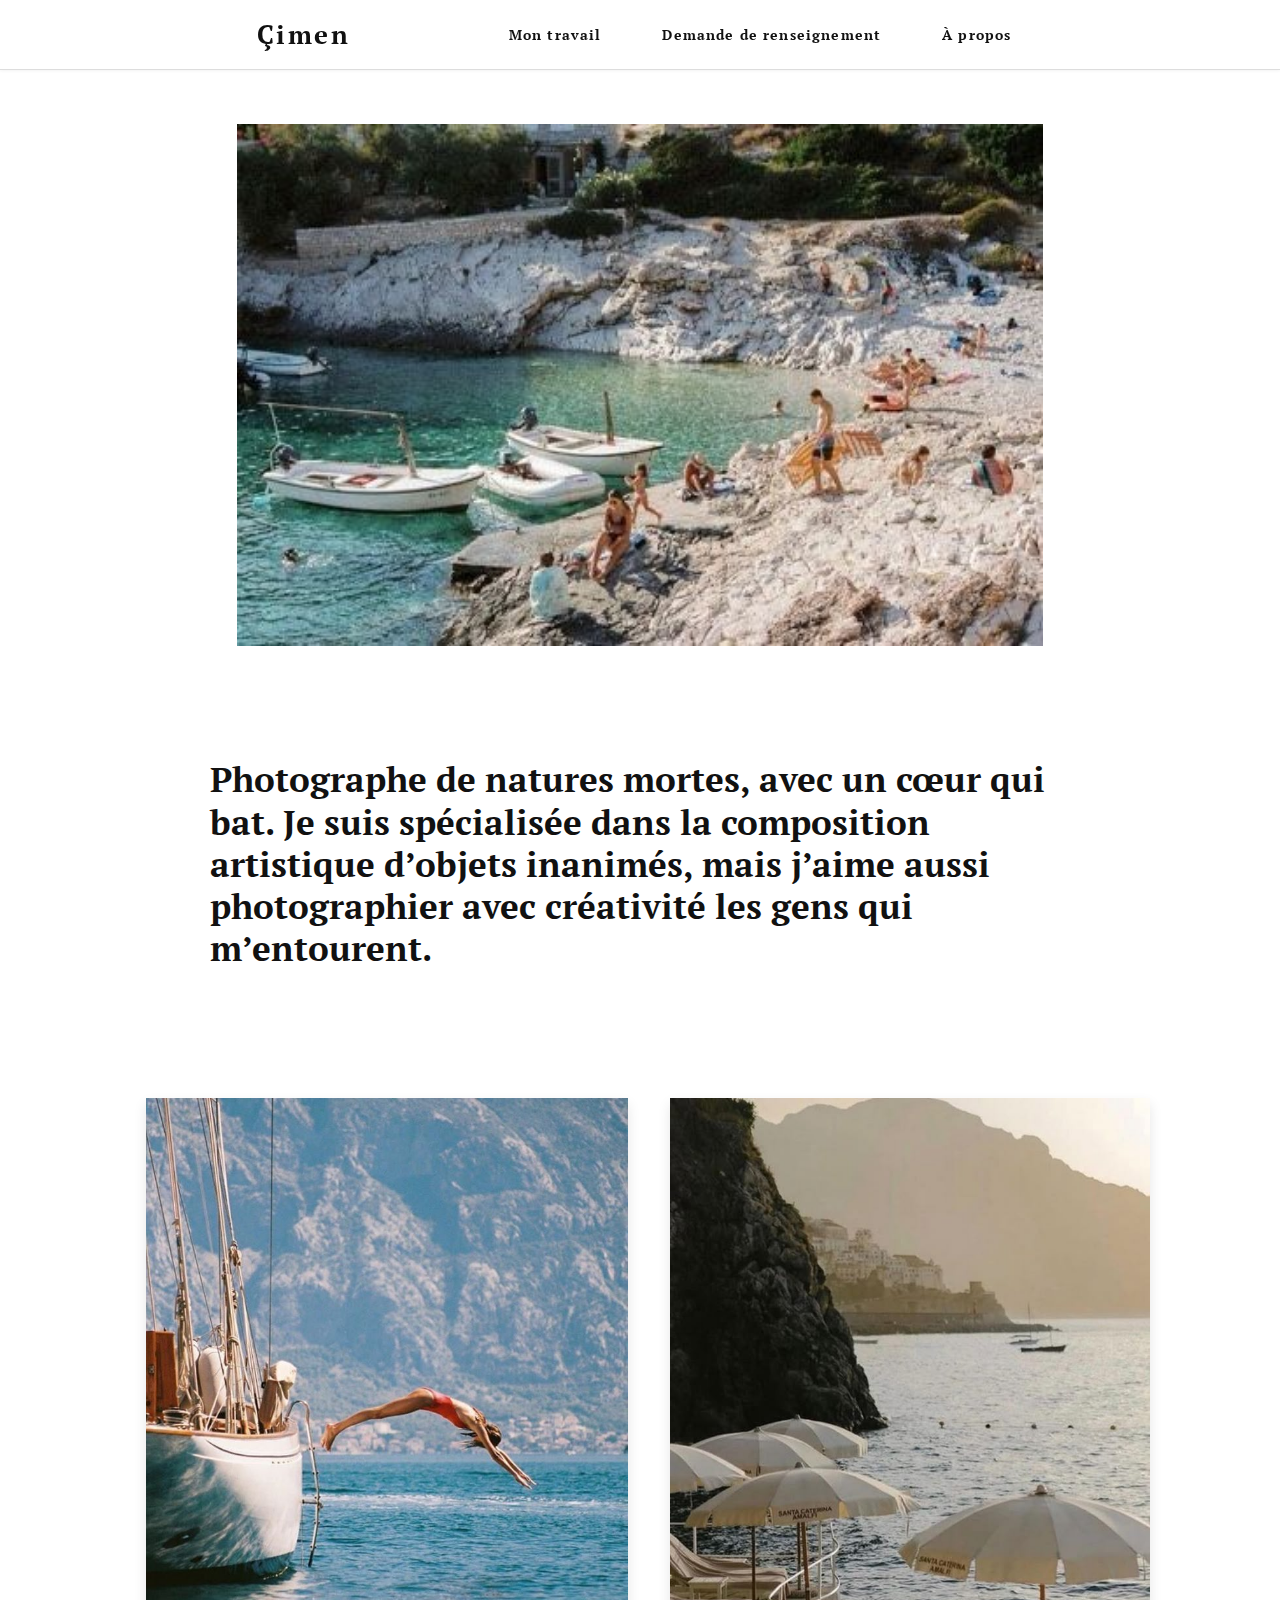
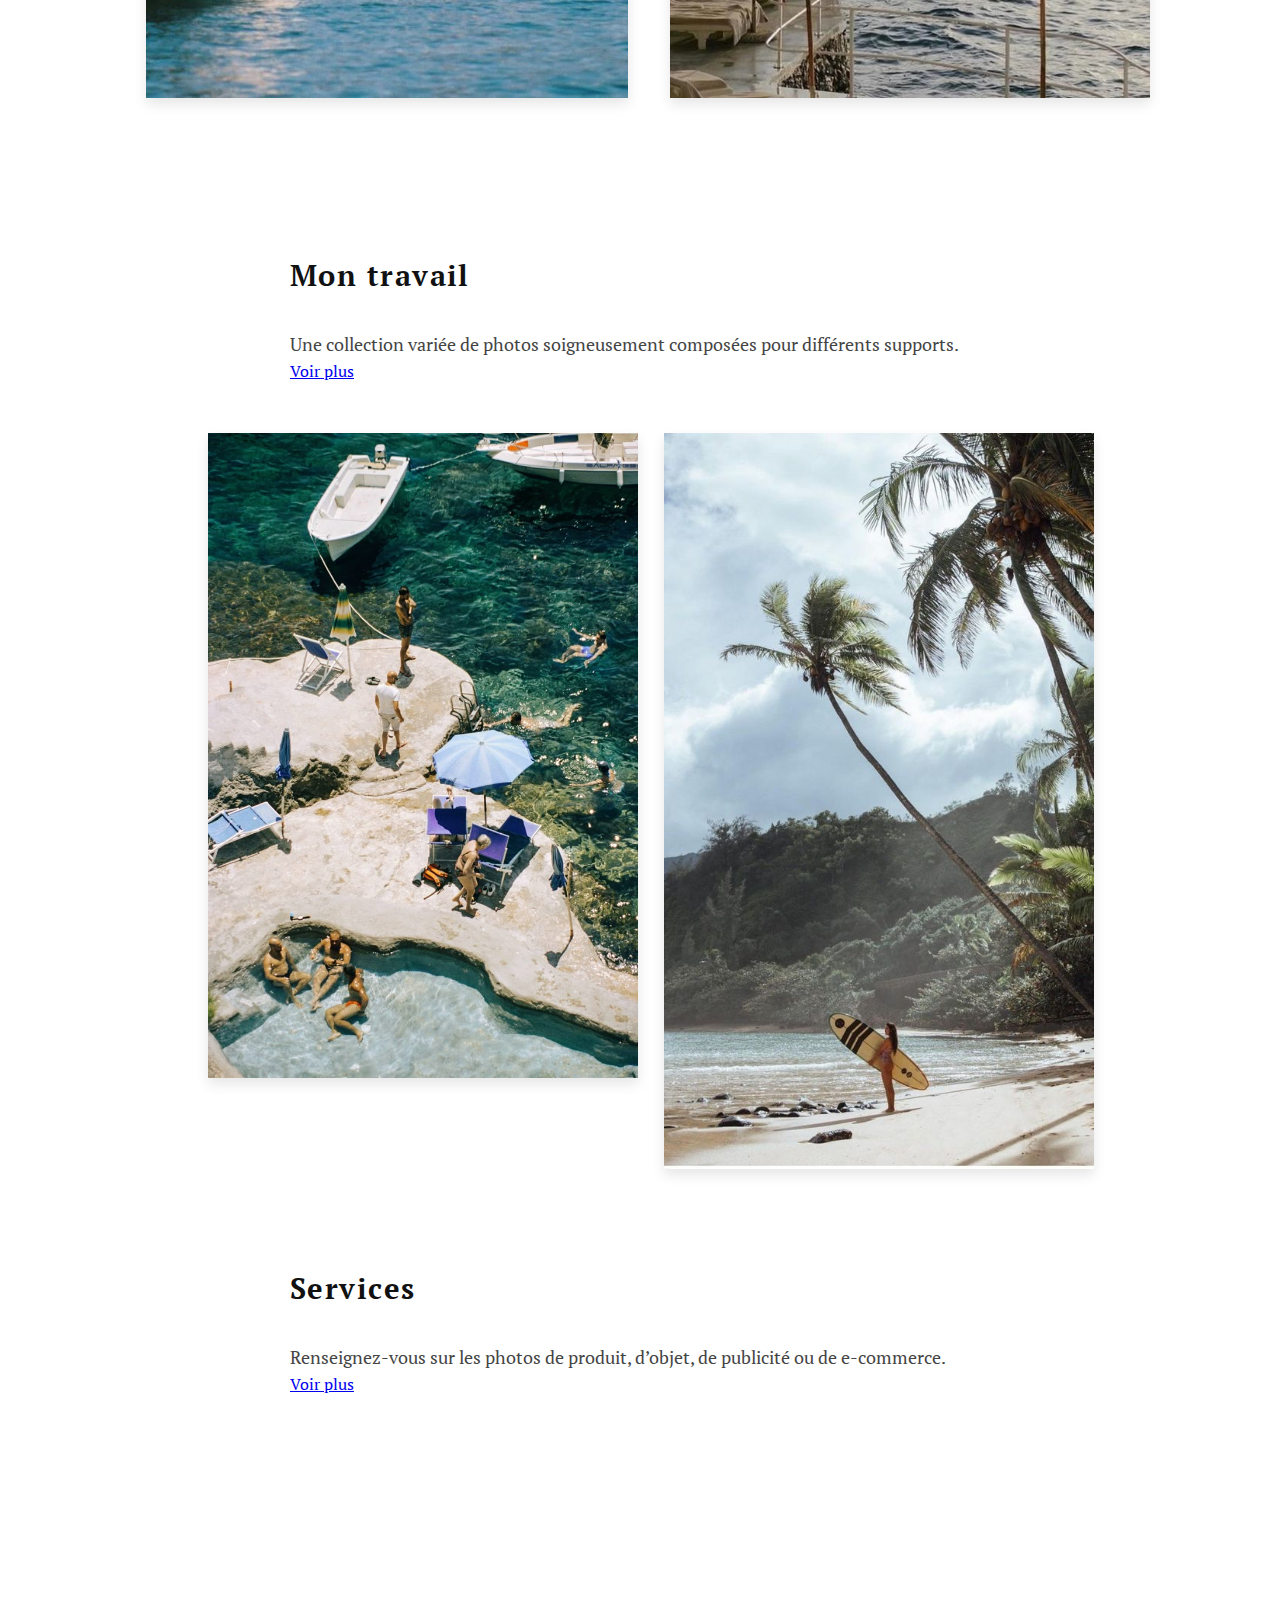
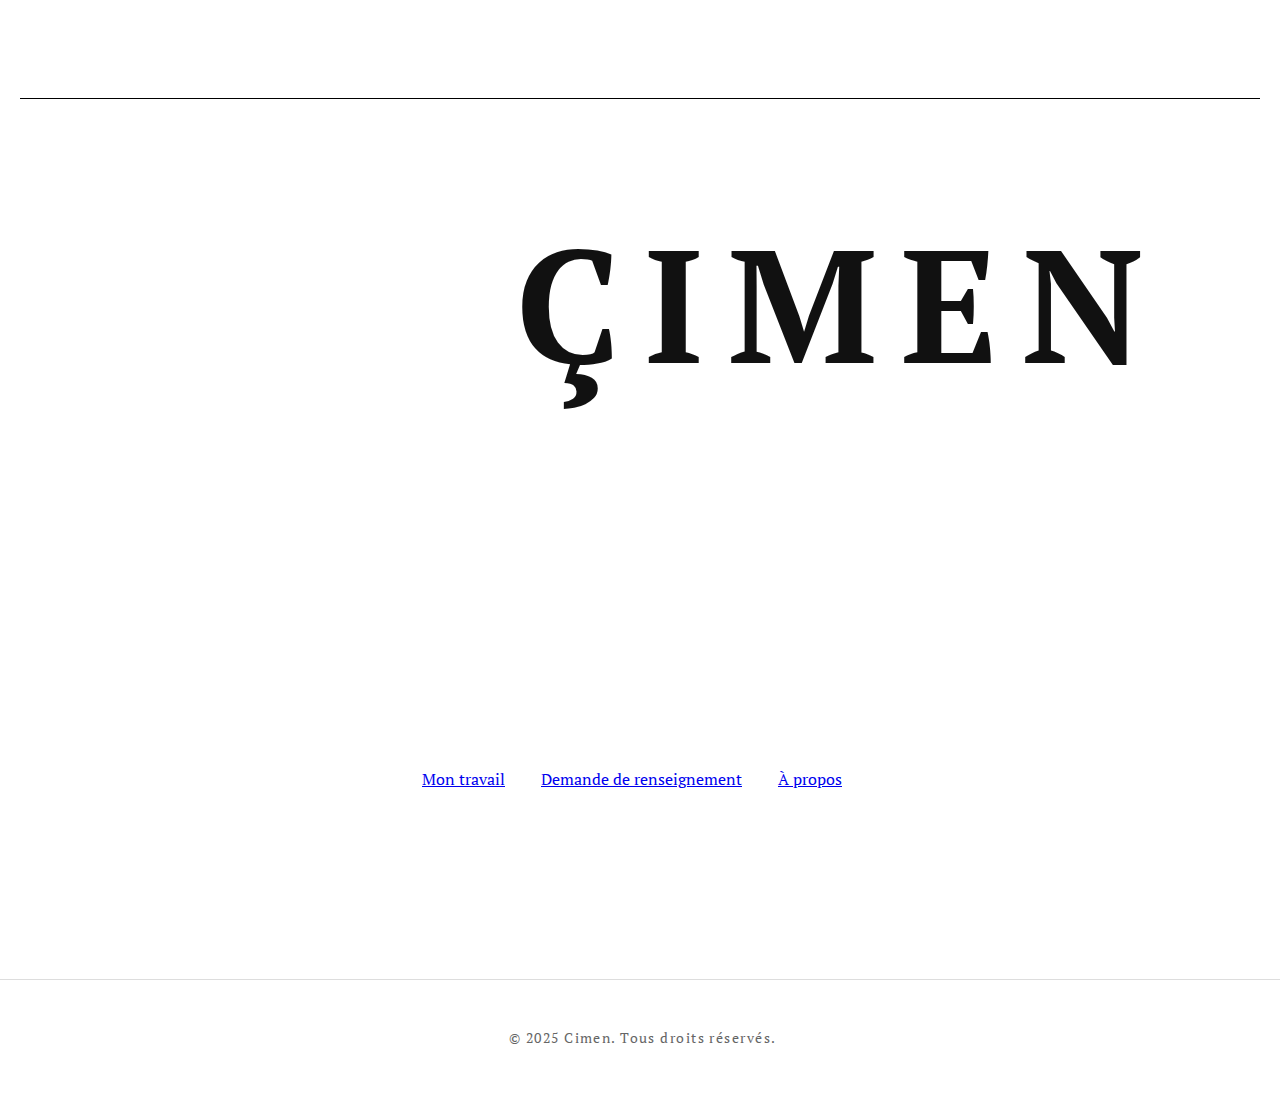
<file: index.html>
<!DOCTYPE html>
<html lang="fr">
<head>
  <meta charset="UTF-8" />
  <title>Cimen Fluid - Accueil</title>
<link href="https://fonts.googleapis.com/css2?family=PT+Serif:wght@400;700&display=swap" rel="stylesheet">
  <link rel="stylesheet" href="style.css" />
  <link href="https://fonts.googleapis.com/css2?family=Playfair+Display:wght@700&family=Work+Sans:wght@400;600&display=swap" rel="stylesheet">
</head>
<body>
  <header>
    <div class="container">
      <div class="logo">Çimen</div>
      <nav>
        <a href="#">Mon travail</a>
        <a href="#">Demande de renseignement</a>
        <a href="#">À propos</a>
      </nav>
    </div>
  </header>
<img src="Minorque.jpg" alt="">
  <section class="hero">
    <div class="hero-content">
      <h1>Photographe de natures mortes, avec un cœur qui bat. Je suis spécialisée dans la composition artistique d’objets inanimés, mais j’aime aussi photographier avec créativité les gens qui m’entourent.</h1>
    </div>
    <div class="image">
        <img src="Bateau.jpg" alt="">
        <img src="OldMoney.jpg" alt="">
    </div>
  </section>

  <main class="container">
    <section class="content-section">
      <h2>Mon travail</h2>
      <p>
Une collection variée de photos soigneusement composées pour différents supports.
      </p>
<a href="#" class="voir-plus">Voir plus</a>
    </section>
<div class="images">
    <img src="Plage.jpg" alt="">
    <img src="18 Beach Photo Ideas (Poses & Accessories Tips Included).jpg" alt="">
</div>
    <section class="content-section">
      <h2>Services</h2>
      <p>
Renseignez-vous sur les photos de produit, d’objet, de publicité ou de e-commerce.
      </p>
<a href="#" class="voir-plus">Voir plus</a>
    </section>
  </main>
  <section class="bottom-section">
        <div class="separator"></div>
    <div class="logo-large">
      Çimen
    </div>
    <div class="boxes-container">
      <div class="info">
        <a href="#">Mon travail</a>
        <a href="#">Demande de renseignement</a>
        <a href="#">À propos</a>
      </nav>
      </div>
    </div>
  </section>
  <footer>
    <div class="container">
      © 2025 Cimen. Tous droits réservés.
    </div>
  </footer>
</body>
</html>
</file>
<file: style.css>
* {
  margin: 0;
  padding: 0;
  box-sizing: border-box;
  font-family: 'PT Serif', serif;
}

body {
  background: #fff;
  color: #222;
  line-height: 1.5;
  font-size: 16px;
}

.container {
  width: 90%;
  max-width: 900px;
  margin: 0 auto;
}

header {
  background: #fff;
  border-bottom: 1px solid #ddd;
  position: fixed;
  top: 0;
  left: 0;
  width: 100%;
  height: 70px;
  display: flex;
  align-items: center;
  padding: 0 20px;
  box-shadow: 0 1px 3px rgba(0,0,0,0.05);
  z-index: 100;
}

header .container {
  display: flex;
  justify-content: space-between;
  align-items: center;
  width: 100%;
}

.logo {
  font-weight: 700;
  font-size: 1.6rem;
  letter-spacing: 0.1em;
  color: #111;
}

nav a {
  color: #111;
  text-decoration: none;
  margin-left: 25px;
  font-weight: 600;
  font-size: 0.9rem;
  letter-spacing: 0.08em;
}

nav a:hover {
  color: #666;
}

body > img:first-of-type {
  margin-top: 100px;
  display: block;
  width: 63%;
  height: auto;
  margin-left: auto;
  margin-right: auto;
}

.hero {
  max-width: 900px;
  margin: 40px auto 60px auto;
  padding: 0 20px;
}

.hero-content h1 {
  font-weight: 700;
  font-size: 2.2rem;
  text-align: left;
  margin-bottom: 30px;
  color: #111;
  line-height: 1.2;
}

.hero .image {
  display: flex;
  justify-content: center;
  gap: 5px;
  margin-top: 50px;
}

.hero .image img {
  height: 600px;
  width: auto;
  object-fit: cover;
  box-shadow: 0 6px 12px rgba(0, 0, 0, 0.1);
}

main.container {
  max-width: 900px;
  margin: 0 auto 80px auto;
  padding: 0 20px;
}

.content-section {
  margin-bottom: 50px;
  text-align: left;
  max-width: 700px;
  margin-left: auto;
  margin-right: auto;
}

.content-section h2 {
  font-weight: 700;
  font-size: 1.8rem;
  margin-bottom: 10px;
  letter-spacing: 0.05em;
  color: #111;
}

.content-section p {
  font-size: 1.1rem;
  color: #444;
  line-height: 1.6;
  margin-top: 0;
}

.images {
  display: flex;
  justify-content: center;
  align-items: flex-start; 
  gap: 5px;
  margin-top: 50px;
  margin-bottom: 50px;
}

.images img {
  width: 50%;
  height: auto;
  object-fit: contain;
  box-shadow: 0 6px 12px rgba(0, 0, 0, 0.1);
}

footer {
  background: #ffffff;
  padding: 25px 20px;
  text-align: center;
  font-size: 0.9rem;
  color: #666;
  letter-spacing: 0.1em;
  border-top: 1px solid #ddd;
  margin-top: 40px;
}

.bottom-section .separator {
  width: 100%;
  max-width: 3500px;    
  height: 1px;            
  background-color: #000000; 
  margin: 0 auto 60px;     
}

.bottom-section {
  background-color: #fff;      
  padding: 100px 20px;          
  text-align: center;
}

.bottom-section .logo-large {
  font-size: 10rem;             
  font-weight: 700;
  letter-spacing: 0.15em;
  color: #111;                
  margin-bottom: 80px;        
  text-transform: uppercase;
}

.boxes-container {
  display: flex;
  justify-content: center;
  align-items: flex-start;      
  flex-wrap: wrap;             
  gap: 30px;                   
  max-width: 1080px;              
  margin: 0 auto;
}

.box {
  background-color: #fff;      
  border: 1px solid #fff;     
  width: 240px;                   
  height: 240px;
  display: flex;
  justify-content: center;
  align-items: center;
  transition: transform 0.2s ease, box-shadow 0.2s ease;
  cursor: pointer;
}

.box h3 {
  font-size: 1.1rem;
  font-weight: 600;
  letter-spacing: 0.05em;
  color: #111;
  margin: 0;
  text-transform: uppercase;
}

.box:hover {
  transform: translateY(-8px);
  box-shadow: 0 8px 20px rgba(0, 0, 0, 0.08);
}
</file>
